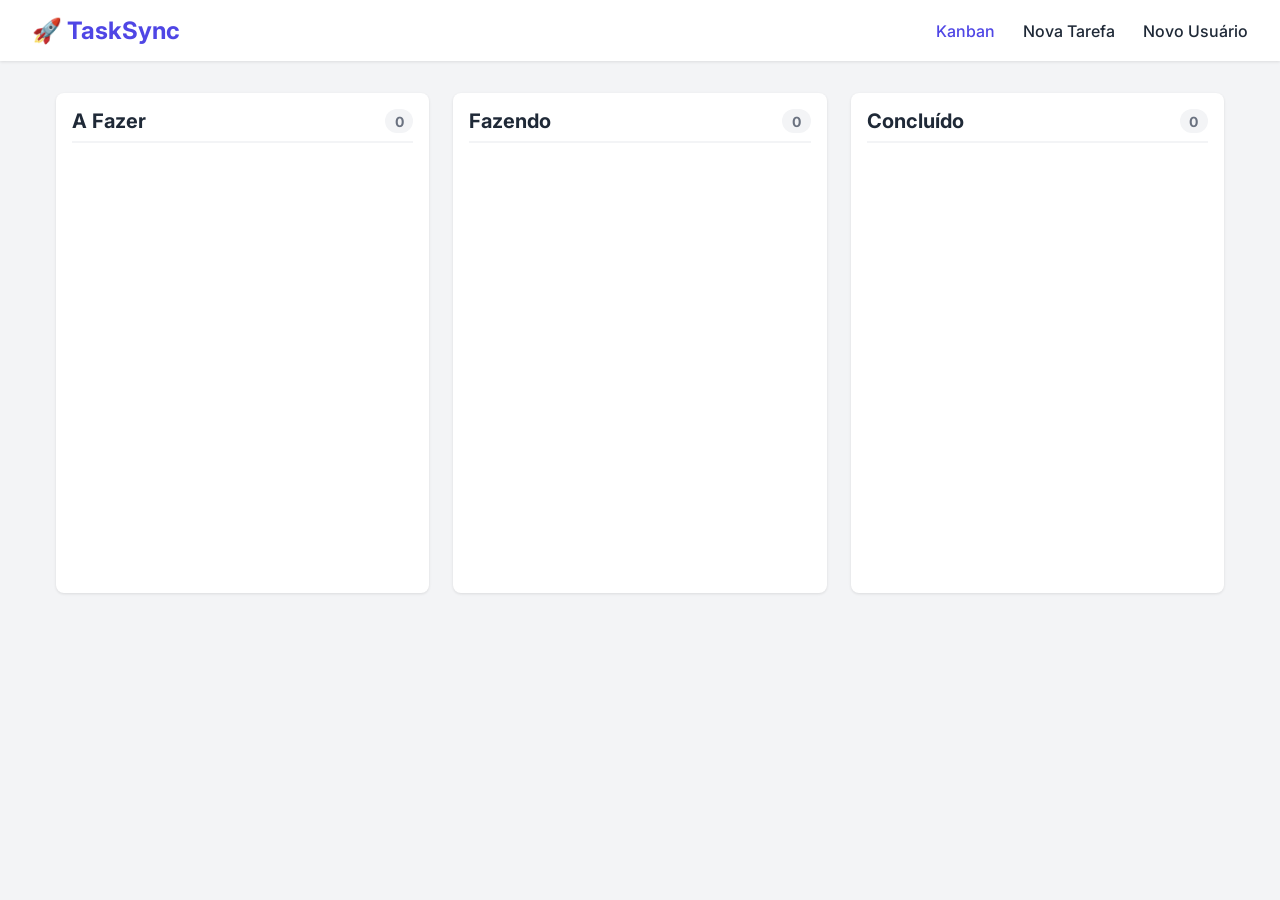
<file: index.html>
<!-- Caio Figueira Machado -->
<!DOCTYPE html>
<html lang="pt-br">
<head>
    <meta charset="UTF-8">
    <meta name="viewport" content="width=device-width, initial-scale=1.0">
    <title>TaskSync - Kanban</title>
    <link href="https://fonts.googleapis.com/css2?family=Inter:wght@400;500;600;700&display=swap" rel="stylesheet">
    <link rel="stylesheet" href="css/style.css">
</head>
<body>
    <nav class="navbar">
        <div class="logo">🚀 TaskSync</div>
        <div class="nav-links">
            <a href="index.html" style="color: var(--primary);">Kanban</a>
            <a href="cadastro_tarefa.html">Nova Tarefa</a>
            <a href="cadastro_usuario.html">Novo Usuário</a>
        </div>
    </nav>

    <div class="container">
        <div class="kanban-board">
            <div class="column">
                <h2>A Fazer <span class="badge" id="badge-afazer">0</span></h2>
                <div class="cards-container" id="col-afazer">
                    <!-- Cards de tarefas renderizados via JS -->
                </div>
            </div>
            
            <div class="column">
                <h2>Fazendo <span class="badge" id="badge-fazendo">0</span></h2>
                <div class="cards-container" id="col-fazendo">
                    <!-- Cards de tarefas renderizados via JS -->
                </div>
            </div>
            
            <div class="column">
                <h2>Concluído <span class="badge" id="badge-concluido">0</span></h2>
                <div class="cards-container" id="col-concluido">
                    <!-- Cards de tarefas renderizados via JS -->
                </div>
            </div>
        </div>
    </div>

    <script src="js/app.js"></script>
</body>
</html>
</file>
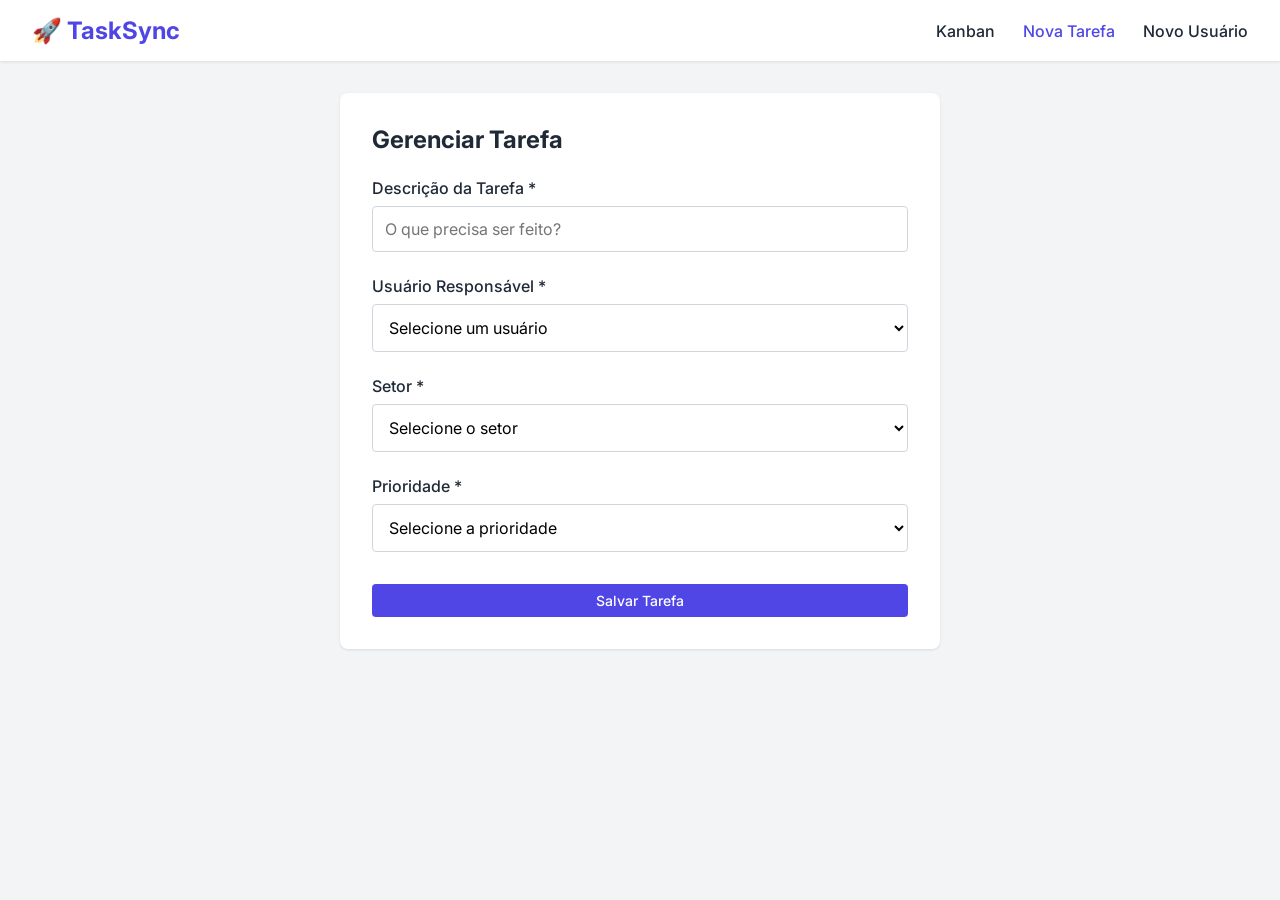
<file: cadastro_tarefa.html>
<!-- Caio Figueira Machado -->
<!DOCTYPE html>
<html lang="pt-br">
<head>
    <meta charset="UTF-8">
    <meta name="viewport" content="width=device-width, initial-scale=1.0">
    <title>TaskSync - Cadastro de Tarefa</title>
    <link href="https://fonts.googleapis.com/css2?family=Inter:wght@400;500;600;700&display=swap" rel="stylesheet">
    <link rel="stylesheet" href="css/style.css">
</head>
<body>
    <nav class="navbar">
        <div class="logo">🚀 TaskSync</div>
        <div class="nav-links">
            <a href="index.html">Kanban</a>
            <a href="cadastro_tarefa.html" style="color: var(--primary);">Nova Tarefa</a>
            <a href="cadastro_usuario.html">Novo Usuário</a>
        </div>
    </nav>

    <div class="container">
        <div class="form-container">
            <h2 style="margin-bottom: 1.5rem;">Gerenciar Tarefa</h2>
            <div id="alertMsg" class="alert"></div>
            
            <form id="formTarefa">
                <input type="hidden" name="acao" id="acao" value="cadastrar">
                <input type="hidden" name="id" id="tarefa_id" value="">
                
                <div class="form-group">
                    <label for="descricao">Descrição da Tarefa *</label>
                    <input type="text" id="descricao" name="descricao" class="form-control" required placeholder="O que precisa ser feito?">
                </div>

                <div class="form-group">
                    <label for="usuario_id">Usuário Responsável *</label>
                    <select id="usuario_id" name="usuario_id" class="form-control" required>
                        <option value="">Selecione um usuário</option>
                        <!-- Options carregados via JS -->
                    </select>
                </div>

                <div class="form-group">
                    <label for="setor">Setor *</label>
                    <select id="setor" name="setor" class="form-control" required>
                        <option value="">Selecione o setor</option>
                        <option value="Desenvolvimento">Desenvolvimento</option>
                        <option value="Design">Design</option>
                        <option value="Marketing">Marketing</option>
                        <option value="Suporte">Suporte</option>
                        <option value="Financeiro">Financeiro</option>
                        <option value="Recursos Humanos">Recursos Humanos</option>
                    </select>
                </div>

                <div class="form-group">
                    <label for="prioridade">Prioridade *</label>
                    <select id="prioridade" name="prioridade" class="form-control" required>
                        <option value="">Selecione a prioridade</option>
                        <option value="baixa">Baixa</option>
                        <option value="media">Média</option>
                        <option value="alta">Alta</option>
                    </select>
                </div>
                
                <div style="margin-top: 2rem;">
                    <button type="submit" class="btn btn-primary" style="width: 100%;">Salvar Tarefa</button>
                </div>
            </form>
        </div>
    </div>

    <script src="js/app.js"></script>
</body>
</html>
</file>
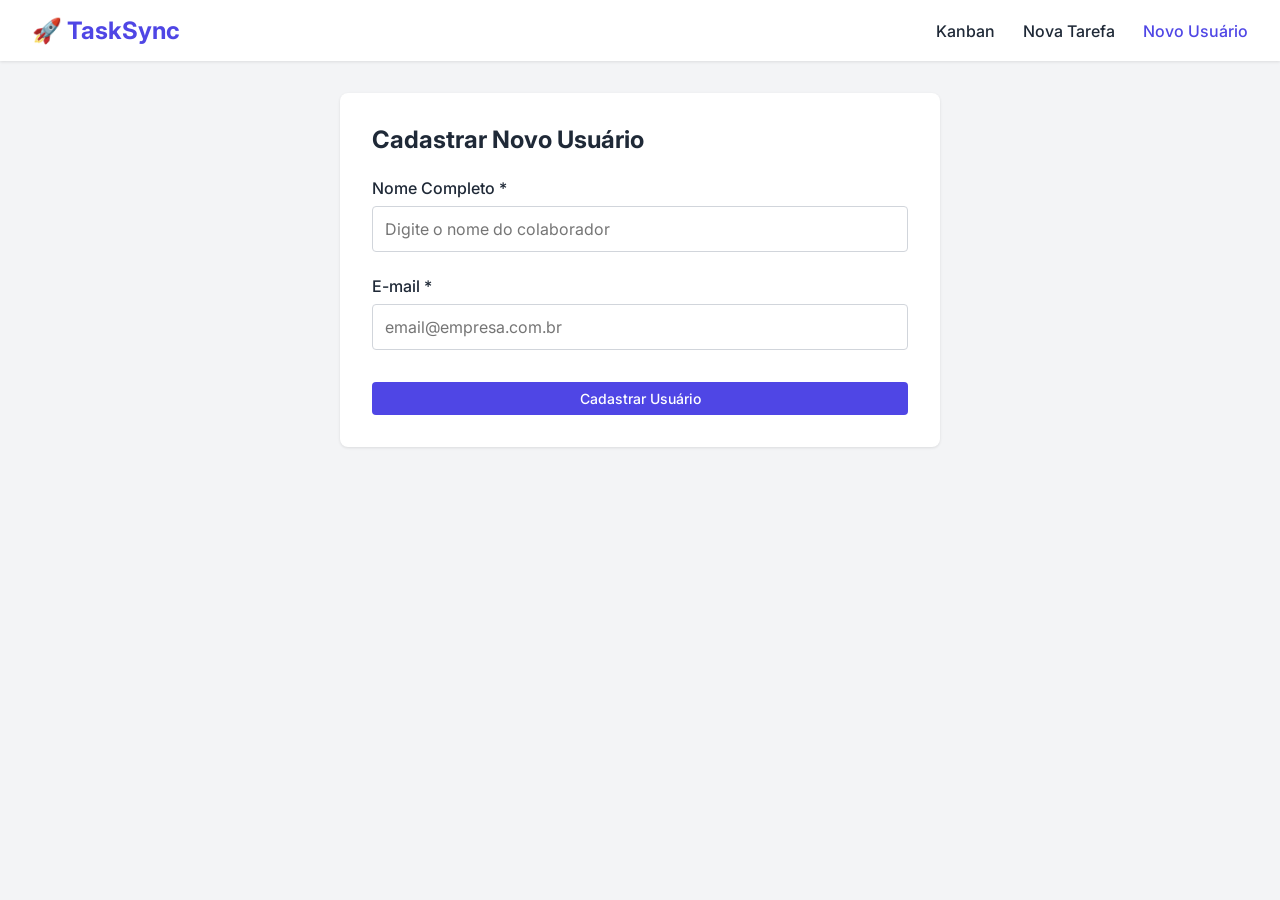
<file: cadastro_usuario.html>
<!-- Caio Figueira Machado -->
<!DOCTYPE html>
<html lang="pt-br">
<head>
    <meta charset="UTF-8">
    <meta name="viewport" content="width=device-width, initial-scale=1.0">
    <title>TaskSync - Cadastro de Usuário</title>
    <link href="https://fonts.googleapis.com/css2?family=Inter:wght@400;500;600;700&display=swap" rel="stylesheet">
    <link rel="stylesheet" href="css/style.css">
</head>
<body>
    <nav class="navbar">
        <div class="logo">🚀 TaskSync</div>
        <div class="nav-links">
            <a href="index.html">Kanban</a>
            <a href="cadastro_tarefa.html">Nova Tarefa</a>
            <a href="cadastro_usuario.html" style="color: var(--primary);">Novo Usuário</a>
        </div>
    </nav>

    <div class="container">
        <div class="form-container">
            <h2 style="margin-bottom: 1.5rem;">Cadastrar Novo Usuário</h2>
            <div id="alertMsg" class="alert"></div>
            
            <form id="formUsuario">
                <div class="form-group">
                    <label for="nome">Nome Completo *</label>
                    <input type="text" id="nome" name="nome" class="form-control" required placeholder="Digite o nome do colaborador">
                </div>
                <div class="form-group">
                    <label for="email">E-mail *</label>
                    <input type="email" id="email" name="email" class="form-control" required placeholder="email@empresa.com.br">
                </div>
                <div style="margin-top: 2rem;">
                    <button type="submit" class="btn btn-primary" style="width: 100%;">Cadastrar Usuário</button>
                </div>
            </form>
        </div>
    </div>

    <script src="js/app.js"></script>
</body>
</html>
</file>
<file: css/style.css>
/* Caio Figueira Machado */
:root {
    --primary: #4f46e5;
    --secondary: #818cf8;
    --background: #f3f4f6;
    --surface: #ffffff;
    --text: #1f2937;
    --text-light: #6b7280;
    --danger: #ef4444;
    --success: #10b981;
    --warning: #f59e0b;
}

* {
    margin: 0;
    padding: 0;
    box-sizing: border-box;
    font-family: 'Inter', sans-serif;
}

body {
    background-color: var(--background);
    color: var(--text);
}

.navbar {
    background-color: var(--surface);
    padding: 1rem 2rem;
    display: flex;
    justify-content: space-between;
    align-items: center;
    box-shadow: 0 1px 3px rgba(0,0,0,0.1);
}

.navbar .logo {
    font-size: 1.5rem;
    font-weight: 700;
    color: var(--primary);
}

.nav-links a {
    text-decoration: none;
    color: var(--text);
    margin-left: 1.5rem;
    font-weight: 500;
    transition: color 0.2s;
}

.nav-links a:hover {
    color: var(--primary);
}

.container {
    max-width: 1200px;
    margin: 2rem auto;
    padding: 0 1rem;
}

.kanban-board {
    display: grid;
    grid-template-columns: repeat(3, 1fr);
    gap: 1.5rem;
}

.column {
    background-color: var(--surface);
    border-radius: 8px;
    padding: 1rem;
    box-shadow: 0 1px 3px rgba(0,0,0,0.1);
    min-height: 500px;
}

.column h2 {
    font-size: 1.25rem;
    margin-bottom: 1rem;
    padding-bottom: 0.5rem;
    border-bottom: 2px solid var(--background);
    display: flex;
    justify-content: space-between;
    align-items: center;
}

.badge {
    background-color: var(--background);
    padding: 0.2rem 0.6rem;
    border-radius: 999px;
    font-size: 0.875rem;
    color: var(--text-light);
}

.card {
    background-color: var(--surface);
    border: 1px solid #e5e7eb;
    border-radius: 6px;
    padding: 1rem;
    margin-bottom: 1rem;
    box-shadow: 0 1px 2px rgba(0,0,0,0.05);
    transition: transform 0.2s;
}

.card:hover {
    transform: translateY(-2px);
    box-shadow: 0 4px 6px rgba(0,0,0,0.1);
}

.card-header {
    display: flex;
    justify-content: space-between;
    margin-bottom: 0.5rem;
}

.priority {
    font-size: 0.75rem;
    padding: 0.2rem 0.5rem;
    border-radius: 4px;
    font-weight: 600;
    text-transform: uppercase;
}

.priority-baixa { background-color: #d1fae5; color: #065f46; }
.priority-media { background-color: #fef3c7; color: #92400e; }
.priority-alta { background-color: #fee2e2; color: #991b1b; }

.card-title {
    font-weight: 600;
    margin-bottom: 0.5rem;
}

.card-details {
    font-size: 0.875rem;
    color: var(--text-light);
    margin-bottom: 1rem;
}

.card-actions {
    display: flex;
    gap: 0.5rem;
    border-top: 1px solid #e5e7eb;
    padding-top: 0.75rem;
    flex-wrap: wrap;
}

.btn {
    padding: 0.5rem 1rem;
    border: none;
    border-radius: 4px;
    font-weight: 500;
    cursor: pointer;
    transition: background-color 0.2s;
    text-decoration: none;
    display: inline-flex;
    align-items: center;
    justify-content: center;
    font-size: 0.875rem;
}

.btn-primary { background-color: var(--primary); color: white; }
.btn-primary:hover { background-color: #4338ca; }
.btn-secondary { background-color: var(--secondary); color: white; }
.btn-danger { background-color: var(--danger); color: white; }
.btn-danger:hover { background-color: #dc2626; }
.btn-outline { background-color: transparent; border: 1px solid #d1d5db; color: var(--text); }
.btn-outline:hover { background-color: #f3f4f6; }
.btn-sm { padding: 0.25rem 0.5rem; font-size: 0.75rem; }

.form-container {
    background-color: var(--surface);
    padding: 2rem;
    border-radius: 8px;
    box-shadow: 0 1px 3px rgba(0,0,0,0.1);
    max-width: 600px;
    margin: 0 auto;
}

.form-group {
    margin-bottom: 1.5rem;
}

.form-group label {
    display: block;
    margin-bottom: 0.5rem;
    font-weight: 500;
}

.form-control {
    width: 100%;
    padding: 0.75rem;
    border: 1px solid #d1d5db;
    border-radius: 4px;
    font-size: 1rem;
}

.form-control:focus {
    outline: none;
    border-color: var(--primary);
    box-shadow: 0 0 0 2px rgba(79, 70, 229, 0.2);
}

select.form-control {
    background-color: white;
}

.alert {
    padding: 1rem;
    border-radius: 4px;
    margin-bottom: 1rem;
    display: none;
}
.alert.success { background-color: #d1fae5; color: #065f46; display: block; }
.alert.error { background-color: #fee2e2; color: #991b1b; display: block; }

@media (max-width: 768px) {
    .kanban-board {
        grid-template-columns: 1fr;
    }
    .navbar {
        flex-direction: column;
        gap: 1rem;
    }
}
</file>
